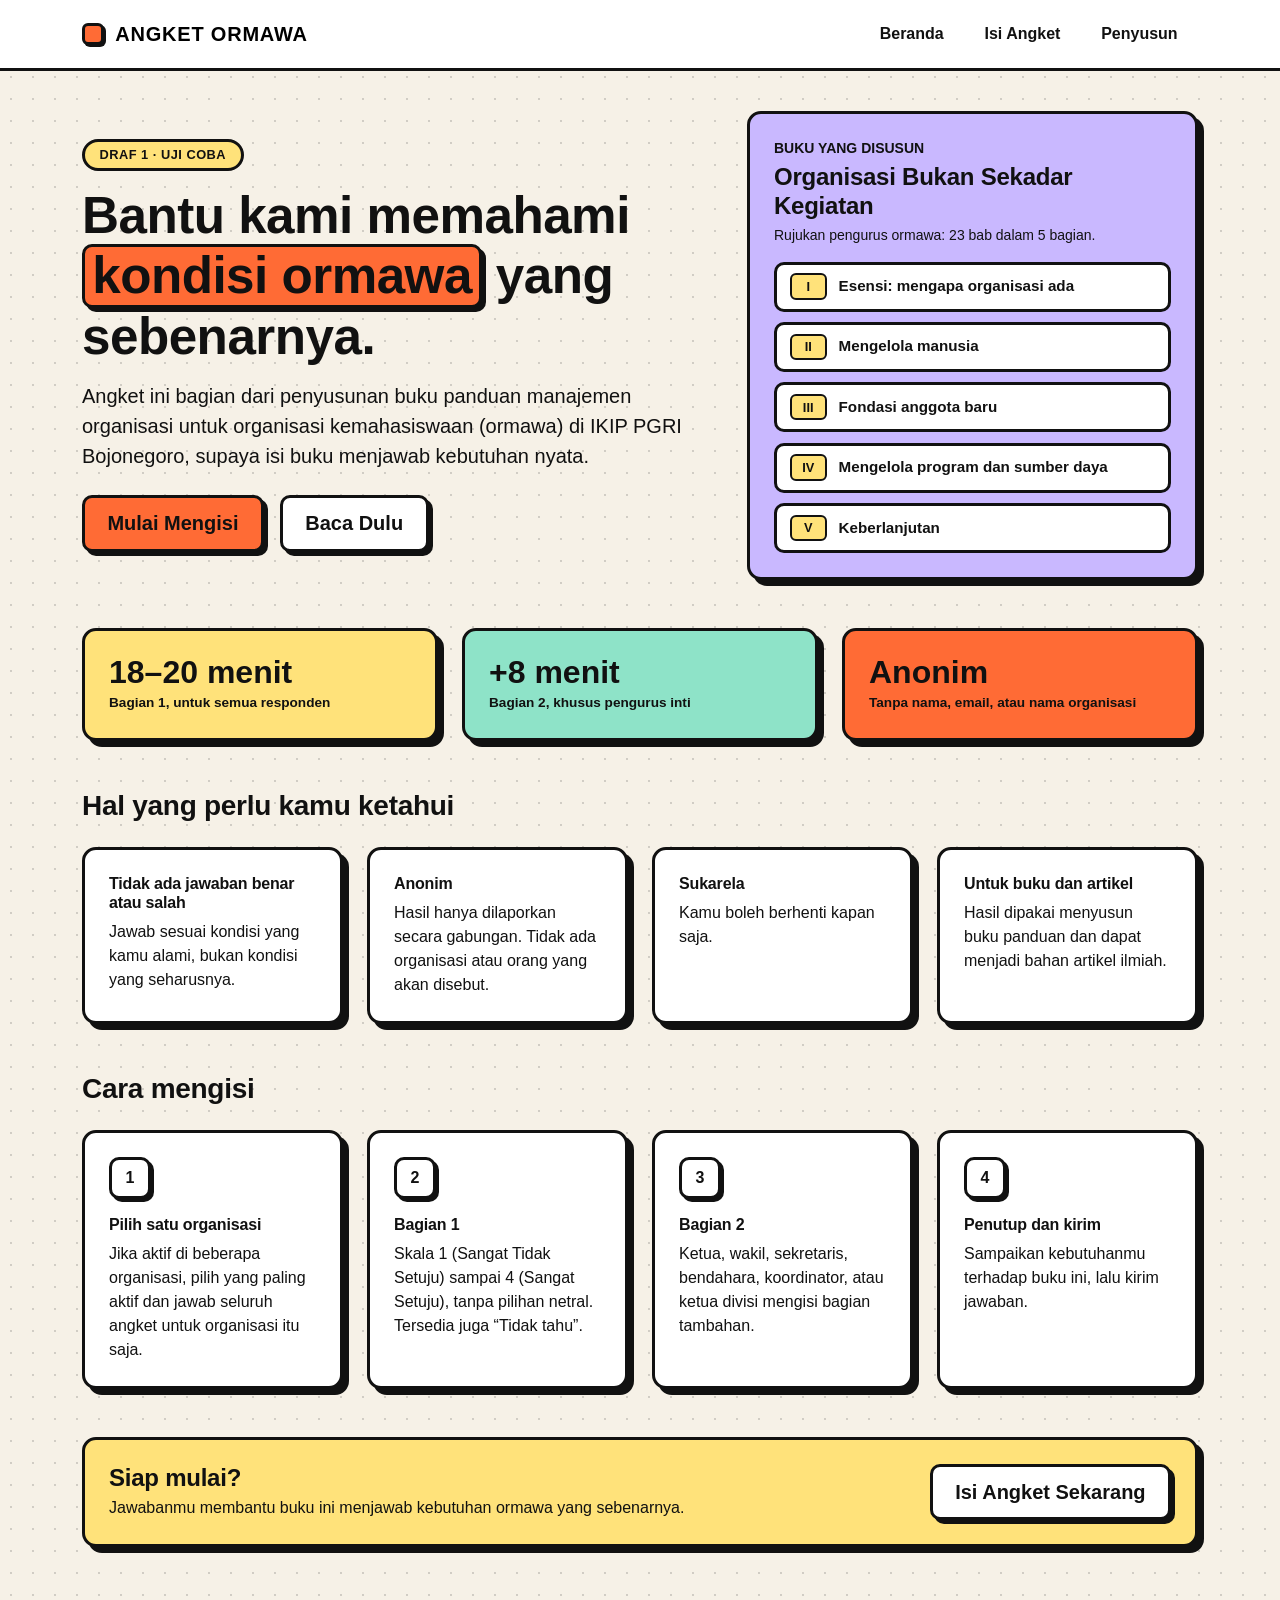
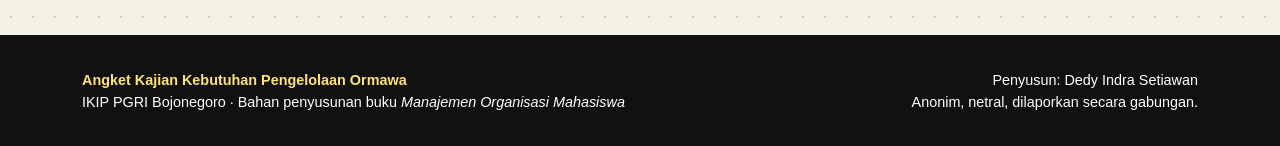
<file: index.html>
<!DOCTYPE html><html lang="id"><head><meta charset="utf-8"><meta name="viewport" content="width=device-width,initial-scale=1"><title>Angket Kajian Kebutuhan Pengelolaan Ormawa</title><link rel="stylesheet" href="https://cdn.jsdelivr.net/npm/bootstrap@5.3.3/dist/css/bootstrap.min.css"><link rel="stylesheet" href="css/style.css"></head><body>
<nav class="navbar navbar-expand-md sticky-top"><div class="container">
<a class="navbar-brand" href="index.html"><span class="dot"></span>ANGKET ORMAWA</a>
<button class="navbar-toggler" type="button" data-bs-toggle="collapse" data-bs-target="#nv" aria-label="Menu"><span class="navbar-toggler-icon"></span></button>
<div class="collapse navbar-collapse" id="nv"><ul class="navbar-nav ms-auto">
<li class="nav-item"><a class="nav-link" href="index.html">Beranda</a></li>
<li class="nav-item"><a class="nav-link " href="survey.html">Isi Angket</a></li>
<li class="nav-item"><a class="nav-link" href="penyusun.html">Penyusun</a></li></ul></div></div></nav>
<main class="container">
<section class="hero row g-4 align-items-stretch mb-5">
 <div class="col-lg-7 d-flex flex-column justify-content-center">
  <div><span class="nb-tag mb-3">DRAF 1 · UJI COBA</span></div>
  <h1 class="mb-3">Bantu kami memahami <span class="hl">kondisi ormawa</span> yang sebenarnya.</h1>
  <p class="fs-5 mb-4">Angket ini bagian dari penyusunan buku panduan manajemen organisasi untuk organisasi kemahasiswaan (ormawa) di IKIP PGRI Bojonegoro, supaya isi buku menjawab kebutuhan nyata.</p>
  <div class="d-flex flex-wrap gap-3"><a class="btn btn-nb btn-lg" href="survey.html">Mulai Mengisi</a><a class="btn btn-nb w btn-lg" href="#aturan">Baca Dulu</a></div>
 </div>
 <div class="col-lg-5"><div class="nb-card l h-100">
  <p class="mb-1 fw-bold small text-uppercase">Buku yang disusun</p>
  <h2 class="h4 mb-1">Organisasi Bukan Sekadar Kegiatan</h2>
  <p class="small mb-3">Rujukan pengurus ormawa: 23 bab dalam 5 bagian.</p>
  <ul class="parts"><li><span>I</span>Esensi: mengapa organisasi ada</li><li><span>II</span>Mengelola manusia</li><li><span>III</span>Fondasi anggota baru</li><li><span>IV</span>Mengelola program dan sumber daya</li><li><span>V</span>Keberlanjutan</li></ul>
 </div></div>
</section>

<section class="row g-4 mb-5">
 <div class="col-md-4"><div class="nb-card s stat h-100"><b>18–20 menit</b><span>Bagian 1, untuk semua responden</span></div></div>
 <div class="col-md-4"><div class="nb-card m stat h-100"><b>+8 menit</b><span>Bagian 2, khusus pengurus inti</span></div></div>
 <div class="col-md-4"><div class="nb-card a stat h-100"><b>Anonim</b><span>Tanpa nama, email, atau nama organisasi</span></div></div>
</section>

<section id="aturan" class="mb-5">
 <h2 class="h3 mb-4">Hal yang perlu kamu ketahui</h2>
 <div class="row g-4">
  <div class="col-sm-6 col-lg-3"><div class="nb-card h-100"><h3 class="h6">Tidak ada jawaban benar atau salah</h3><p class="mb-0">Jawab sesuai kondisi yang kamu alami, bukan kondisi yang seharusnya.</p></div></div>
  <div class="col-sm-6 col-lg-3"><div class="nb-card h-100"><h3 class="h6">Anonim</h3><p class="mb-0">Hasil hanya dilaporkan secara gabungan. Tidak ada organisasi atau orang yang akan disebut.</p></div></div>
  <div class="col-sm-6 col-lg-3"><div class="nb-card h-100"><h3 class="h6">Sukarela</h3><p class="mb-0">Kamu boleh berhenti kapan saja.</p></div></div>
  <div class="col-sm-6 col-lg-3"><div class="nb-card h-100"><h3 class="h6">Untuk buku dan artikel</h3><p class="mb-0">Hasil dipakai menyusun buku panduan dan dapat menjadi bahan artikel ilmiah.</p></div></div>
 </div>
</section>

<section class="mb-5">
 <h2 class="h3 mb-4">Cara mengisi</h2>
 <div class="row g-4">
  <div class="col-sm-6 col-lg-3"><div class="nb-card h-100"><div class="num">1</div><h3 class="h6">Pilih satu organisasi</h3><p class="mb-0">Jika aktif di beberapa organisasi, pilih yang paling aktif dan jawab seluruh angket untuk organisasi itu saja.</p></div></div>
  <div class="col-sm-6 col-lg-3"><div class="nb-card h-100"><div class="num">2</div><h3 class="h6">Bagian 1</h3><p class="mb-0">Skala 1 (Sangat Tidak Setuju) sampai 4 (Sangat Setuju), tanpa pilihan netral. Tersedia juga &ldquo;Tidak tahu&rdquo;.</p></div></div>
  <div class="col-sm-6 col-lg-3"><div class="nb-card h-100"><div class="num">3</div><h3 class="h6">Bagian 2</h3><p class="mb-0">Ketua, wakil, sekretaris, bendahara, koordinator, atau ketua divisi mengisi bagian tambahan.</p></div></div>
  <div class="col-sm-6 col-lg-3"><div class="nb-card h-100"><div class="num">4</div><h3 class="h6">Penutup dan kirim</h3><p class="mb-0">Sampaikan kebutuhanmu terhadap buku ini, lalu kirim jawaban.</p></div></div>
 </div>
</section>

<section><div class="nb-card s"><div class="row align-items-center g-3">
 <div class="col-md-8"><h2 class="h4 mb-1">Siap mulai?</h2><p class="mb-0">Jawabanmu membantu buku ini menjawab kebutuhan ormawa yang sebenarnya.</p></div>
 <div class="col-md-4 text-md-end"><a class="btn btn-nb w btn-lg" href="survey.html">Isi Angket Sekarang</a></div>
</div></div></section>
</main>
<footer class="site-foot"><div class="container"><div class="row g-3"><div class="col-md-8"><b>Angket Kajian Kebutuhan Pengelolaan Ormawa</b><br>IKIP PGRI Bojonegoro · Bahan penyusunan buku <i>Manajemen Organisasi Mahasiswa</i></div><div class="col-md-4 text-md-end">Penyusun: Dedy Indra Setiawan<br>Anonim, netral, dilaporkan secara gabungan.</div></div></div></footer><script src="https://cdn.jsdelivr.net/npm/bootstrap@5.3.3/dist/js/bootstrap.bundle.min.js"></script></body></html>
</file>
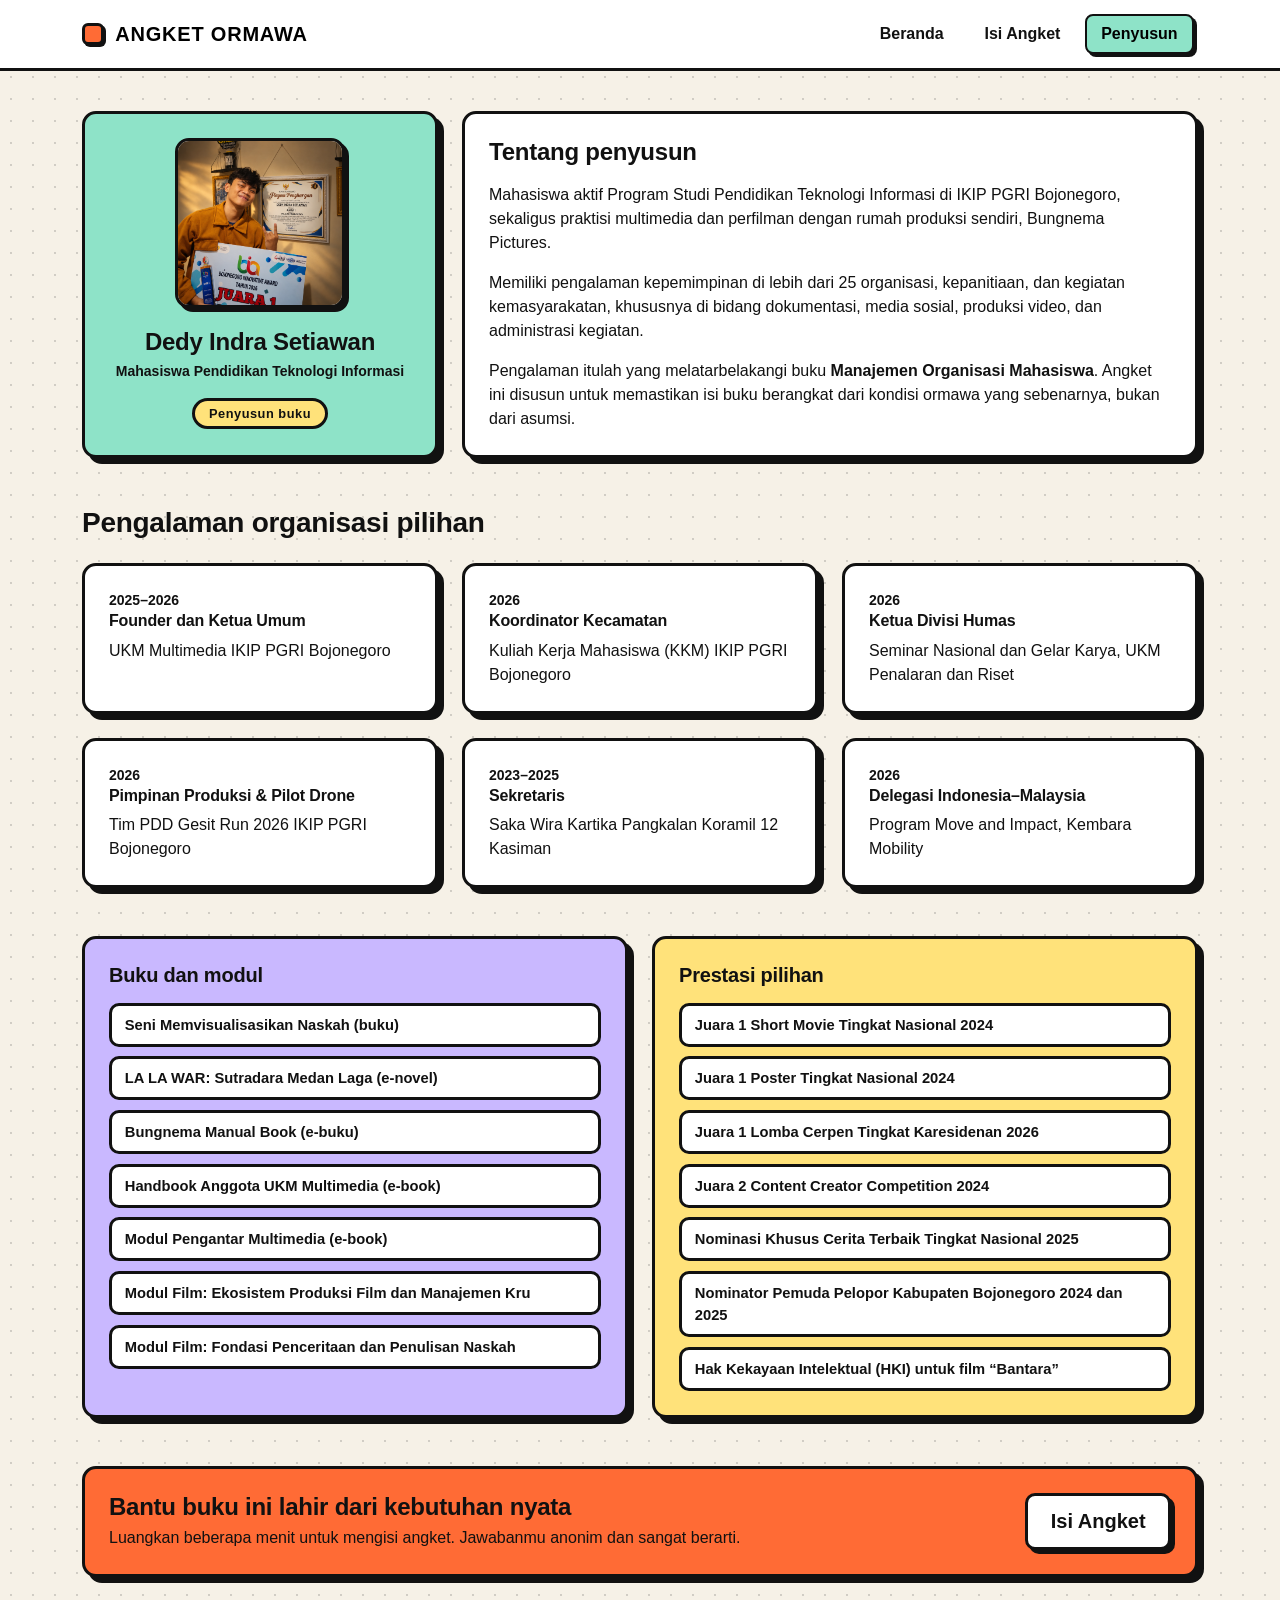
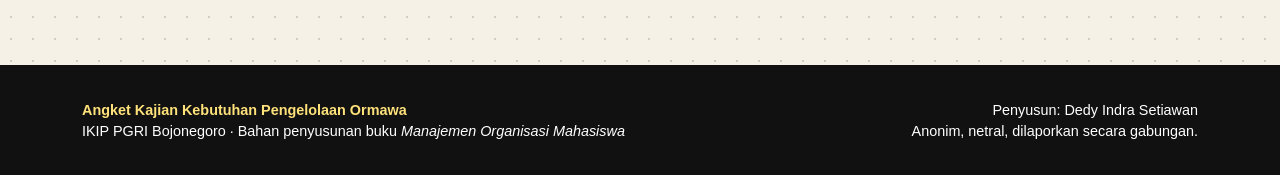
<file: penyusun.html>
<!DOCTYPE html><html lang="id"><head><meta charset="utf-8"><meta name="viewport" content="width=device-width,initial-scale=1"><title>Penyusun · Angket Ormawa</title><link rel="stylesheet" href="https://cdn.jsdelivr.net/npm/bootstrap@5.3.3/dist/css/bootstrap.min.css"><link rel="stylesheet" href="css/style.css"></head><body>
<nav class="navbar navbar-expand-md sticky-top"><div class="container">
<a class="navbar-brand" href="index.html"><span class="dot"></span>ANGKET ORMAWA</a>
<button class="navbar-toggler" type="button" data-bs-toggle="collapse" data-bs-target="#nv" aria-label="Menu"><span class="navbar-toggler-icon"></span></button>
<div class="collapse navbar-collapse" id="nv"><ul class="navbar-nav ms-auto">
<li class="nav-item"><a class="nav-link" href="index.html">Beranda</a></li>
<li class="nav-item"><a class="nav-link" href="survey.html">Isi Angket</a></li>
<li class="nav-item"><a class="nav-link active" href="penyusun.html">Penyusun</a></li></ul></div></div></nav>
<main class="container">
<section class="row g-4 mb-5 align-items-stretch">
 <div class="col-lg-4"><div class="nb-card m h-100 text-center">
  <img class="foto" src="img/penyusun.jpg" alt="Dedy Indra Setiawan">
  <h1 class="h4 mb-1">Dedy Indra Setiawan</h1>
  <p class="mb-3 small fw-bold">Mahasiswa Pendidikan Teknologi Informasi</p>
  <span class="nb-tag">Penyusun buku</span>
 </div></div>
 <div class="col-lg-8"><div class="nb-card h-100">
  <h2 class="h4 mb-3">Tentang penyusun</h2>
  <p>Mahasiswa aktif Program Studi Pendidikan Teknologi Informasi di IKIP PGRI Bojonegoro, sekaligus praktisi multimedia dan perfilman dengan rumah produksi sendiri, Bungnema Pictures.</p>
  <p>Memiliki pengalaman kepemimpinan di lebih dari 25 organisasi, kepanitiaan, dan kegiatan kemasyarakatan, khususnya di bidang dokumentasi, media sosial, produksi video, dan administrasi kegiatan.</p>
  <p class="mb-0">Pengalaman itulah yang melatarbelakangi buku <b>Manajemen Organisasi Mahasiswa</b>. Angket ini disusun untuk memastikan isi buku berangkat dari kondisi ormawa yang sebenarnya, bukan dari asumsi.</p>
 </div></div>
</section>

<section class="mb-5">
 <h2 class="h3 mb-4">Pengalaman organisasi pilihan</h2>
 <div class="row g-4">
  <div class="col-md-6 col-lg-4"><div class="nb-card h-100"><div class="small fw-bold">2025–2026</div><h3 class="h6">Founder dan Ketua Umum</h3><p class="mb-0">UKM Multimedia IKIP PGRI Bojonegoro</p></div></div>
  <div class="col-md-6 col-lg-4"><div class="nb-card h-100"><div class="small fw-bold">2026</div><h3 class="h6">Koordinator Kecamatan</h3><p class="mb-0">Kuliah Kerja Mahasiswa (KKM) IKIP PGRI Bojonegoro</p></div></div>
  <div class="col-md-6 col-lg-4"><div class="nb-card h-100"><div class="small fw-bold">2026</div><h3 class="h6">Ketua Divisi Humas</h3><p class="mb-0">Seminar Nasional dan Gelar Karya, UKM Penalaran dan Riset</p></div></div>
  <div class="col-md-6 col-lg-4"><div class="nb-card h-100"><div class="small fw-bold">2026</div><h3 class="h6">Pimpinan Produksi & Pilot Drone</h3><p class="mb-0">Tim PDD Gesit Run 2026 IKIP PGRI Bojonegoro</p></div></div>
  <div class="col-md-6 col-lg-4"><div class="nb-card h-100"><div class="small fw-bold">2023–2025</div><h3 class="h6">Sekretaris</h3><p class="mb-0">Saka Wira Kartika Pangkalan Koramil 12 Kasiman</p></div></div>
  <div class="col-md-6 col-lg-4"><div class="nb-card h-100"><div class="small fw-bold">2026</div><h3 class="h6">Delegasi Indonesia–Malaysia</h3><p class="mb-0">Program Move and Impact, Kembara Mobility</p></div></div>
 </div>
</section>

<section class="row g-4 mb-5">
 <div class="col-lg-6"><div class="nb-card l h-100">
  <h2 class="h5 mb-3">Buku dan modul</h2>
  <ul class="list-unstyled nb-list mb-0">
   <li>Seni Memvisualisasikan Naskah (buku)</li>
   <li>LA LA WAR: Sutradara Medan Laga (e-novel)</li>
   <li>Bungnema Manual Book (e-buku)</li>
   <li>Handbook Anggota UKM Multimedia (e-book)</li>
   <li>Modul Pengantar Multimedia (e-book)</li>
   <li>Modul Film: Ekosistem Produksi Film dan Manajemen Kru</li>
   <li>Modul Film: Fondasi Penceritaan dan Penulisan Naskah</li>
  </ul>
 </div></div>
 <div class="col-lg-6"><div class="nb-card s h-100">
  <h2 class="h5 mb-3">Prestasi pilihan</h2>
  <ul class="list-unstyled nb-list mb-0">
   <li>Juara 1 Short Movie Tingkat Nasional 2024</li>
   <li>Juara 1 Poster Tingkat Nasional 2024</li>
   <li>Juara 1 Lomba Cerpen Tingkat Karesidenan 2026</li>
   <li>Juara 2 Content Creator Competition 2024</li>
   <li>Nominasi Khusus Cerita Terbaik Tingkat Nasional 2025</li>
   <li>Nominator Pemuda Pelopor Kabupaten Bojonegoro 2024 dan 2025</li>
   <li>Hak Kekayaan Intelektual (HKI) untuk film &ldquo;Bantara&rdquo;</li>
  </ul>
 </div></div>
</section>

<section><div class="nb-card a"><div class="row align-items-center g-3">
 <div class="col-md-8"><h2 class="h4 mb-1">Bantu buku ini lahir dari kebutuhan nyata</h2><p class="mb-0">Luangkan beberapa menit untuk mengisi angket. Jawabanmu anonim dan sangat berarti.</p></div>
 <div class="col-md-4 text-md-end"><a class="btn btn-nb w btn-lg" href="survey.html">Isi Angket</a></div>
</div></div></section>
</main>
<footer class="site-foot"><div class="container"><div class="row g-3"><div class="col-md-8"><b>Angket Kajian Kebutuhan Pengelolaan Ormawa</b><br>IKIP PGRI Bojonegoro · Bahan penyusunan buku <i>Manajemen Organisasi Mahasiswa</i></div><div class="col-md-4 text-md-end">Penyusun: Dedy Indra Setiawan<br>Anonim, netral, dilaporkan secara gabungan.</div></div></div></footer>
<script src="https://cdn.jsdelivr.net/npm/bootstrap@5.3.3/dist/js/bootstrap.bundle.min.js"></script></body></html>
</file>
<file: css/style.css>
/* Neo-Brutalism di atas Bootstrap 5 */
:root{
  --ink:#111;--bg:#F6F1E7;--a:#FF6B35;--m:#8EE3C8;--l:#C9B8FF;--s:#FFE27A;--w:#fff;
  --bs-body-font-family:Arial,Helvetica,sans-serif;--bs-body-color:#111;--bs-body-bg:#F6F1E7;
}
html,body{overflow-x:hidden}
body{font-family:Arial,Helvetica,sans-serif;color:var(--ink);background-color:var(--bg);
  background-image:radial-gradient(rgba(17,17,17,.16) 1px,transparent 1px);background-size:22px 22px}
h1,h2,h3,h4,h5,h6,.h1,.h2,.h3,.h4,.h5,.h6{font-weight:800;letter-spacing:-.01em}
main{padding-top:2.5rem;padding-bottom:1rem}

/* Navbar */
.navbar{background:var(--w);border-bottom:3px solid var(--ink);padding-top:.7rem;padding-bottom:.7rem}
.navbar-brand{font-weight:900;letter-spacing:.04em;display:flex;align-items:center;gap:.7rem}
.navbar-brand .dot{width:22px;height:22px;background:var(--a);border:3px solid var(--ink);border-radius:6px;box-shadow:2px 2px 0 var(--ink);flex:none}
.navbar-toggler{border:3px solid var(--ink);border-radius:8px;padding:.25rem .5rem}
.navbar-toggler:focus{box-shadow:3px 3px 0 var(--ink)}
.nav-link{font-weight:700;color:var(--ink);border:2px solid transparent;border-radius:8px;padding:.4rem .9rem!important;margin:.15rem .25rem}
.nav-link:hover,.nav-link.active{color:var(--ink);background:var(--m);border-color:var(--ink);box-shadow:3px 3px 0 var(--ink)}

/* Card */
.nb-card{background:var(--w);border:3px solid var(--ink);border-radius:14px;box-shadow:6px 6px 0 var(--ink);min-width:0;overflow-wrap:anywhere;padding:1.5rem}
.nb-card.a{background:var(--a)}.nb-card.m{background:var(--m)}.nb-card.l{background:var(--l)}.nb-card.s{background:var(--s)}
.nb-card h2,.nb-card h3{margin-top:0}

/* Tombol */
.btn-nb{--c:var(--a);--bs-btn-color:var(--ink);--bs-btn-bg:var(--c);--bs-btn-border-color:var(--ink);
  --bs-btn-hover-color:var(--ink);--bs-btn-hover-bg:var(--c);--bs-btn-hover-border-color:var(--ink);
  --bs-btn-active-color:var(--ink);--bs-btn-active-bg:var(--c);--bs-btn-active-border-color:var(--ink);
  --bs-btn-disabled-color:var(--ink);--bs-btn-disabled-bg:var(--c);--bs-btn-disabled-border-color:var(--ink);
  --bs-btn-focus-shadow-rgb:17,17,17;
  font-weight:800;border-width:3px;border-radius:10px;padding:.65rem 1.4rem;box-shadow:4px 4px 0 var(--ink);transition:transform .08s,box-shadow .08s}
.btn-nb.m{--c:var(--m)}.btn-nb.l{--c:var(--l)}.btn-nb.s{--c:var(--s)}.btn-nb.w{--c:var(--w)}
.btn-nb:hover:not(:disabled){transform:translate(3px,3px);box-shadow:1px 1px 0 var(--ink)}
.btn-nb:disabled{opacity:.55;box-shadow:4px 4px 0 var(--ink)}

/* Form */
.form-control,.form-select{border:3px solid var(--ink);border-radius:10px;font-weight:600;max-width:100%}
.form-control:focus,.form-select:focus{border-color:var(--ink);box-shadow:3px 3px 0 var(--ink)}
textarea.form-control{min-height:96px;resize:vertical}
.form-label{font-weight:700}

/* Komponen landing */
.nb-tag{display:inline-block;background:var(--s);border:3px solid var(--ink);border-radius:999px;padding:.2rem .9rem;font-weight:800;font-size:.8rem;letter-spacing:.04em}
.hero h1{font-size:clamp(2rem,4.6vw,3.2rem);line-height:1.12}
.hl{display:inline-block;background:var(--a);border:3px solid var(--ink);border-radius:10px;padding:0 .45rem;box-shadow:4px 4px 0 var(--ink)}
.parts{list-style:none;padding:0;margin:0;display:grid;gap:.65rem}
.parts li{display:flex;align-items:center;gap:.75rem;background:var(--w);border:3px solid var(--ink);border-radius:10px;padding:.55rem .8rem;font-weight:700;font-size:.95rem}
.parts li span{flex:none;min-width:2.3rem;text-align:center;background:var(--s);border:2px solid var(--ink);border-radius:6px;font-size:.8rem;padding:.1rem .3rem}
.stat b{display:block;font-size:2rem;line-height:1.1}
.stat span{font-size:.85rem;font-weight:700}
.num{width:42px;height:42px;display:grid;place-items:center;font-weight:900;background:var(--w);border:3px solid var(--ink);border-radius:10px;box-shadow:3px 3px 0 var(--ink);margin-bottom:1rem}
.site-foot{background:var(--ink);color:var(--w);border-top:3px solid var(--ink);margin-top:4.5rem;padding:2rem 0;font-size:.9rem}
.site-foot b{color:var(--s)}

/* Angket */
.nb-progress{height:24px;background:var(--w);border:3px solid var(--ink);border-radius:999px;overflow:hidden}
.nb-progress .progress-bar{background:var(--a);border-right:3px solid var(--ink);transition:width .3s}
.nb-note{background:var(--l);border:3px solid var(--ink);border-radius:10px;padding:.7rem 1rem;font-size:.9rem;margin-bottom:1.25rem}
.q{margin-bottom:1.5rem;padding:1.25rem}
.q.err{background:#FFE1D6;border-color:#B3261E;box-shadow:6px 6px 0 #B3261E}
.qt{margin:0 0 1rem;line-height:1.5}.qt i{font-weight:400;color:#555;font-size:.82rem}
.sc{display:grid;grid-template-columns:repeat(4,minmax(0,1fr));gap:.6rem}
.sc .tt{grid-column:1/-1}
.ch{display:flex;flex-wrap:wrap;gap:.6rem}
.chip{font:inherit;font-weight:700;background:var(--w);color:var(--ink);border:3px solid var(--ink);border-radius:10px;padding:.55rem .8rem;cursor:pointer;box-shadow:3px 3px 0 var(--ink);transition:transform .08s,box-shadow .08s;white-space:normal;text-align:left;max-width:100%;min-width:0}
.chip:hover{transform:translate(2px,2px);box-shadow:1px 1px 0 var(--ink)}
.chip.on{background:var(--a);transform:translate(3px,3px);box-shadow:0 0 0 var(--ink)}
.sc .chip{display:flex;flex-direction:column;align-items:center;justify-content:center;text-align:center;padding:.5rem .3rem}
.sc .chip .n{font-size:1.25rem;font-weight:900;line-height:1.1}
.sc .chip .c{font-size:.68rem;font-weight:700;line-height:1.15;margin-top:.2rem}
.sc .chip .cf{display:none}
.sc .chip.tt{flex-direction:row;padding:.45rem .8rem;font-size:.85rem;background:#EFEAE0}
.sc .chip.tt.on{background:var(--m)}
@media(min-width:576px){
  .sc{grid-template-columns:repeat(4,minmax(0,1fr)) 1.25fr}.sc .tt{grid-column:auto}
  .sc .chip .cs{display:none}.sc .chip .cf{display:inline}
}
.msg{font-weight:700;color:#B3261E;min-height:1.4rem;margin:.5rem 0}

/* Admin */
.cv{position:relative;width:100%}
.kpi{padding:1rem 1.1rem}.kpi b{display:block;font-size:2rem;line-height:1.1}.kpi span{font-size:.72rem;font-weight:800;text-transform:uppercase;letter-spacing:.03em}
.txt{max-height:340px;overflow:auto;padding-right:.3rem}
.txt p{border-left:6px solid var(--a);background:#FFF4D6;padding:.5rem .8rem;margin:0 0 .7rem;border-radius:0 8px 8px 0}
.hide{display:none!important}

/* Penyusun */
.foto{width:170px;max-width:100%;aspect-ratio:1/1;object-fit:cover;object-position:top;border:3px solid var(--ink);border-radius:14px;box-shadow:4px 4px 0 var(--ink);background:#fff;margin:0 auto 1.25rem;display:block}
.nb-list li{background:var(--w);border:3px solid var(--ink);border-radius:10px;padding:.5rem .8rem;margin-bottom:.6rem;font-weight:700;font-size:.92rem}
.nb-list li:last-child{margin-bottom:0}
</file>
